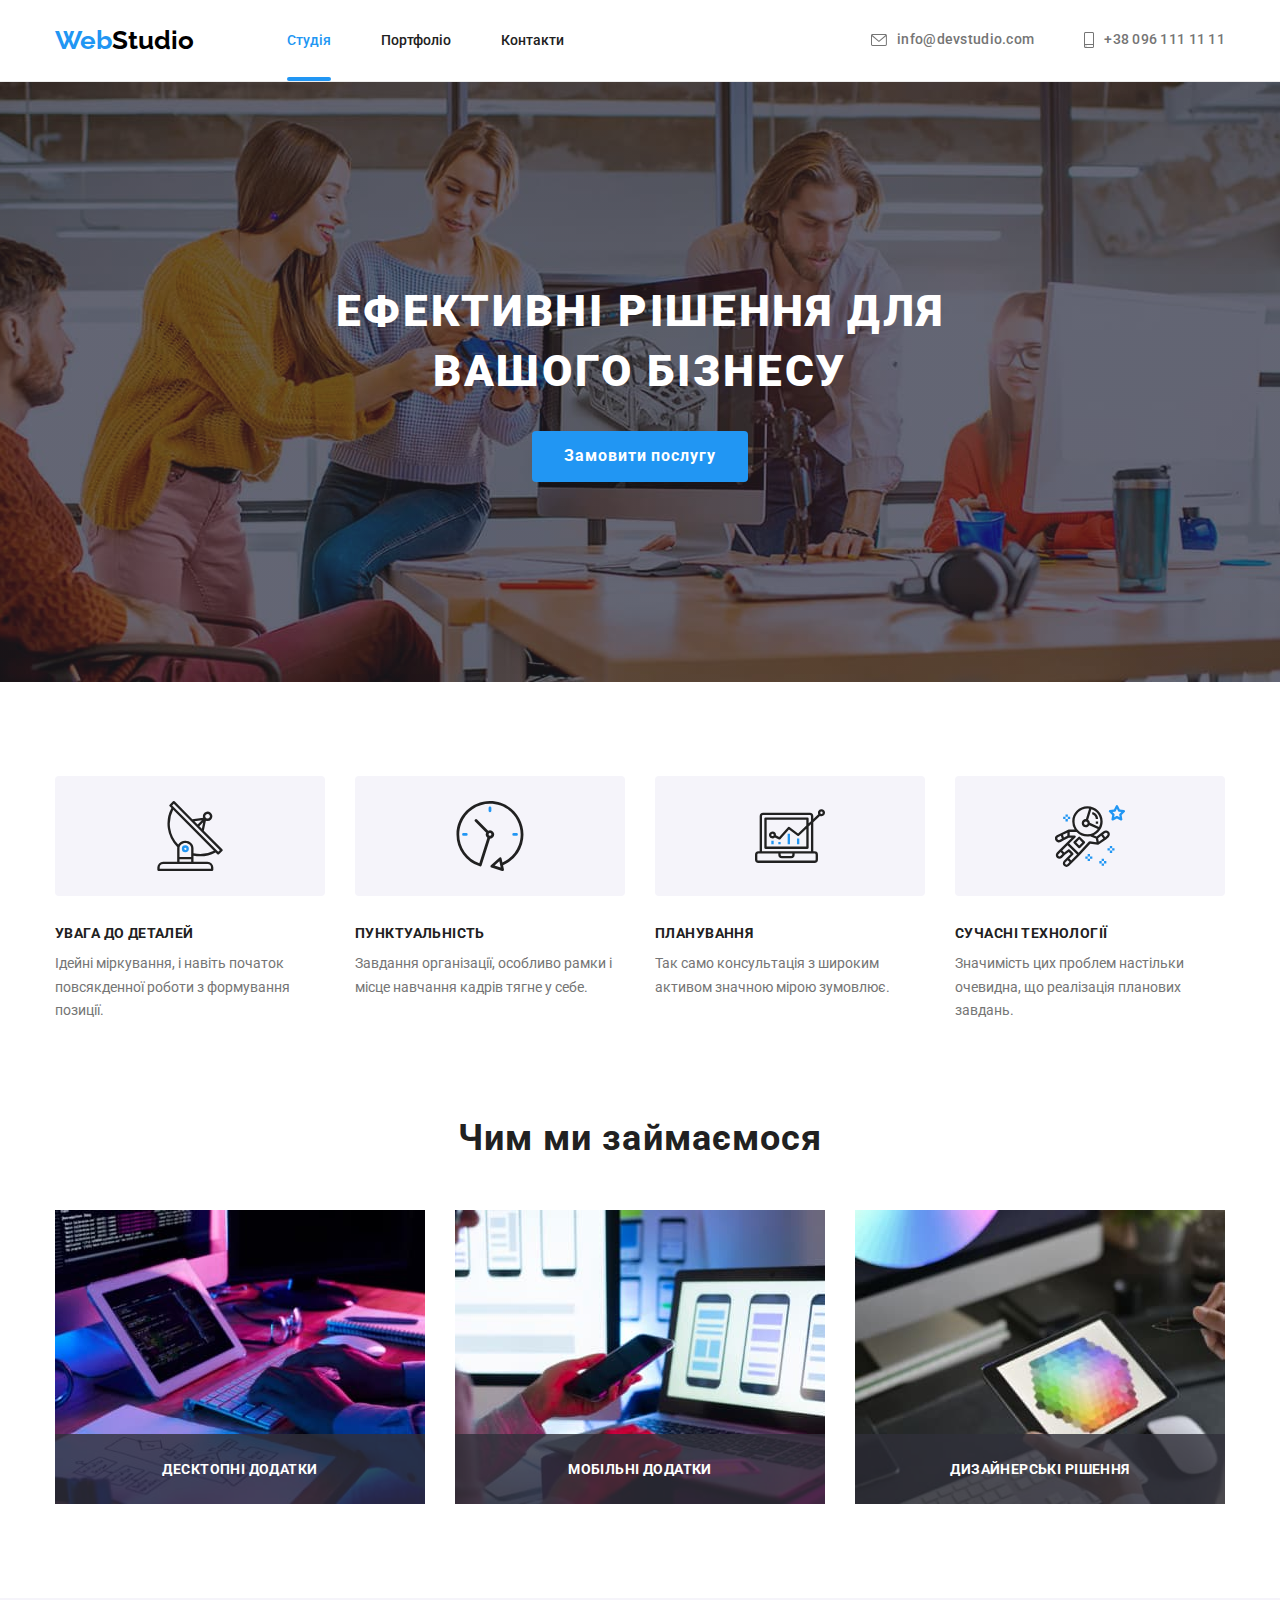
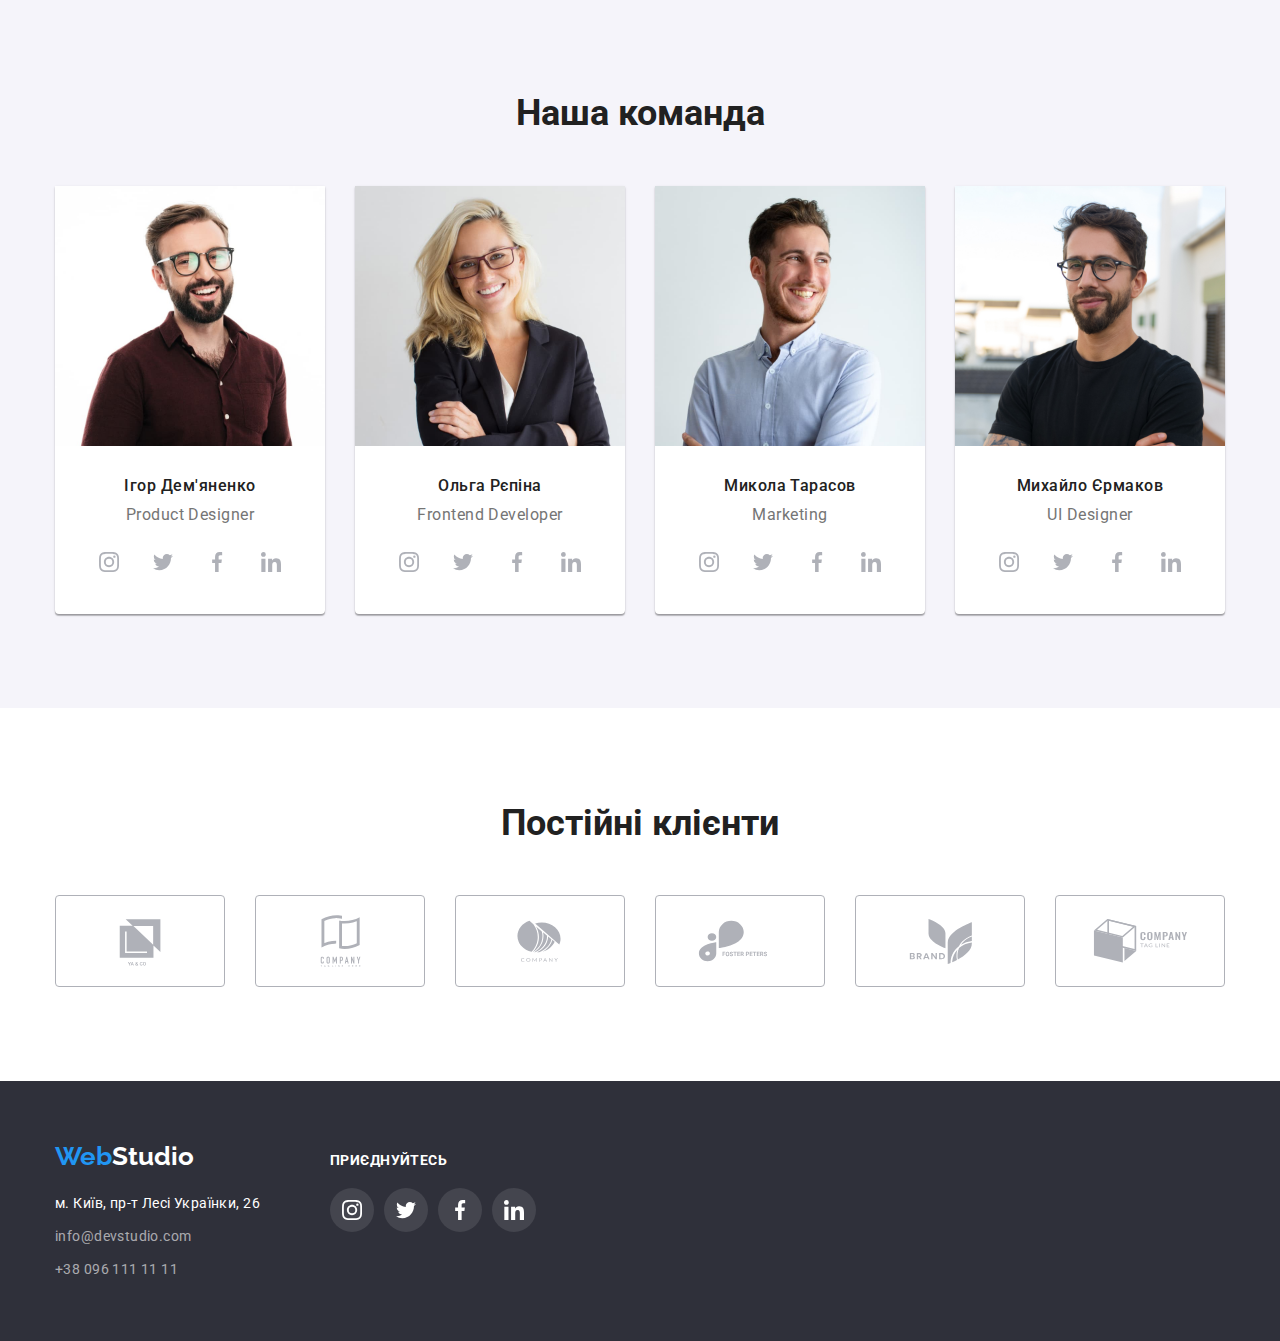
<file: index.html>
<!DOCTYPE html>
<html lang="uk">
<head>
    <meta charset="UTF-8">
    <meta http-equiv="X-UA-Compatible" content="IE=edge">
    <meta name="viewport" content="width=device-width, initial-scale=1.0">
    <title>WebStudio</title>
    
    <link rel="preconnect" href="https://fonts.googleapis.com">
<link rel="preconnect" href="https://fonts.gstatic.com" crossorigin>
<link href="https://fonts.googleapis.com/css2?family=Raleway:wght@700&family=Roboto:wght@400;500;700;900&display=swap" rel="stylesheet">
<link rel="stylesheet"
      href="https://cdnjs.cloudflare.com/ajax/libs/modern-normalize/1.0.0/modern-normalize.min.css"
    />
<link rel="stylesheet" href="./css/style.css">
</head>
<body class="page">
  <!-- Header -->
    <header class="header">
      <div class="container header-nav">
        <a href="./index.html" class="logo"><span class="logo-web">Web</span>Studio</a>
        <nav class="nav">
            <ul class="list site-nav">
              <li class="nav-menu"><a href="./index.html" class="link-nav current">Студія</a></li>
              <li class="nav-menu"><a href="./portfolio.html" class="link-nav">Портфоліо</a></li>
              <li class="nav-menu"><a href="" class="link-nav">Контакти</a></li>
            </ul>
          </nav>
          <ul class="list site-nav-contact">
            <li class="nav-menu-contact"><a href="mailto:info@devstudio.com" class="contact-head">
              <svg class="header-icon" width="16" height="12"><use href="./images/icons.svg#icon-envelope"></use></svg>info@devstudio.com</a></li>
            <li class="nav-menu-contact"><a href="tel:+380961111111" class="contact-head">
              <svg class="header-icon" width="10" height="16"><use href="./images/icons.svg#icon-smartphone"></use></svg>+38 096 111 11 11</a></li>
          </ul>
        </div>
    </header>
    <main>
      <!-- Hero -->
        <section class="hero">
          <div class="container container-hero">
            <h1 class="hero-title">Ефективні рішення для вашого бізнесу</h1>
            <button type="button" class="hero-button" data-modal-open>Замовити послугу</button>
          </div>
         </section>
         <!-- Peculiarities -->
         <section class="peculiarities section">
          <div class="container feature-list">
          <h2 class="visually-hiden">Чим ми кращі</h2>
            <ul class="list peculiarities-list">
                <li class="peculiarities-item">
                  <div class="peculiarities-icon">
                    <svg class="icon-antena" width="70" height="70">
                      <use href="./images/icons.svg#icon-antenna"></use>            
                    </svg>
                  </div>
                    <h3 class="title peculiarities-title">УВАГА ДО ДЕТАЛЕЙ</h3>
                    <p class="peculiarities-text">Ідейні міркування, і навіть початок повсякденної роботи з формування позиції.</p>
                </li>
                <li class="peculiarities-item">
                  <div class="peculiarities-icon">
                    <svg class="icon-clock" width="70" height="70">
                      <use href="./images/icons.svg#icon-clock"></use>            
                    </svg>
                  </div>
                    <h3 class="title peculiarities-title">ПУНКТУАЛЬНІСТЬ</h3>
                    <p class="peculiarities-text">Завдання організації, особливо рамки і місце навчання кадрів тягне у себе.</p>
                </li>
                <li class="peculiarities-item">
                  <div class="peculiarities-icon">
                    <svg class="icon-diagram" width="70" height="70">
                      <use href="./images/icons.svg#icon-diagram"></use>            
                    </svg>
                  </div>
                    <h3 class="title peculiarities-title">ПЛАНУВАННЯ</h3>
                    <p class="peculiarities-text">Так само консультація з широким активом значною мірою зумовлює.</p>
                </li>
                <li class="peculiarities-item">
                  <div class="peculiarities-icon">
                    <svg class="icon-astronaut" width="70" height="70">
                      <use href="./images/icons.svg#icon-astronaut"></use>            
                    </svg>
                  </div>
                    <h3 class="title peculiarities-title">СУЧАСНІ ТЕХНОЛОГІЇ</h3>
                    <p class="peculiarities-text">Значимість цих проблем настільки очевидна, що реалізація планових завдань.</p>
                </li>
            </ul>
          </div>
         </section>
<!-- Our work -->
         <section class="section our-work-section">
          <div class="container container-work">
            <h2 class="title work-title">Чим ми займаємося</h2>
            <ul class="list work-list">
                <li><div class="work-thumb"><img src="./images/box_1.jpg" alt="чим ми займаємось" width="370" height="294">
                <p class="img-text">Десктопні додатки</p>
                </div></li>
                <li><div class="work-thumb"><img src="./images/box_2.jpg" alt="чим ми займаємось" width="370" height="294">
                  <p class="img-text">Мобільні додатки</p>
                  </div></li>
                <li><div class="work-thumb"><img src="./images/box_3.jpg" alt="чим ми займаємось" width="370" height="294">
                  <p class="img-text">Дизайнерські рішення</p>
                  </div></li>
            </ul>
          </div>
         </section>
<!-- Our team -->
                  <section class="team section">
                    <div class="container container-team">
          <h2 class="team-title">Наша команда</h2>
                <ul class="list team-list">
                    <li class="team-info">
                        <img src="./images/img.jpg" alt="наша команда" width="270" height="260">
                        <div class="section-team">
                        <h3 class="name">Ігор Дем'яненко</h3>
                    <p class="jobs">Product Designer</p>

                    <ul class="team-soc-list list">
                      <li class="team-soc-items"><a href="#" class="team-soc-link">
                        <svg width="20" height="20" class="team-soc-icons">
                          <use href="./images/icons.svg#icon-instagram"></use>
                        </svg>
                      </a></li>
                      <li class="team-soc-items"><a href="#" class="team-soc-link">
                        <svg width="20" height="20" class="team-soc-icons">
                          <use href="./images/icons.svg#icon-twitter"></use>
                        </svg>
                      </a></li>
                      <li class="team-soc-items"><a href="#" class="team-soc-link">
                        <svg width="20" height="20" class="team-soc-icons">
                          <use href="./images/icons.svg#icon-facebook"></use>
                        </svg>
                      </a></li>
                      <li class="team-soc-items"><a href="#" class="team-soc-link">
                        <svg width="20" height="20" class="team-soc-icons">
                          <use href="./images/icons.svg#icon-linkedin"></use>
                        </svg>
                      </a></li>
                    </ul>
                  </div>
               </li>
                    <li class="team-info">
                        <img src="./images/img_1.jpg" alt="наша команда" width="270" height="260">
                        <div class="section-team">
                        <h3 class="name">Ольга Рєпіна</h3>
                        <p class="jobs">Frontend Developer</p>
                        <ul class="team-soc-list list">
                          <li class="team-soc-items"><a href="#" class="team-soc-link">
                            <svg width="20" height="20" class="team-soc-icons">
                              <use href="./images/icons.svg#icon-instagram"></use>
                            </svg>
                          </a></li>
                          <li class="team-soc-items"><a href="#" class="team-soc-link">
                            <svg width="20" height="20" class="team-soc-icons">
                              <use href="./images/icons.svg#icon-twitter"></use>
                            </svg>
                          </a></li>
                          <li class="team-soc-items"><a href="#" class="team-soc-link">
                            <svg width="20" height="20" class="team-soc-icons">
                              <use href="./images/icons.svg#icon-facebook"></use>
                            </svg>
                          </a></li>
                          <li class="team-soc-items"><a href="#" class="team-soc-link">
                            <svg width="20" height="20" class="team-soc-icons">
                              <use href="./images/icons.svg#icon-linkedin"></use>
                            </svg>
                          </a></li>
                        </ul>
                      </div>
                    </li>
                    <li class="team-info">
                        <img src="./images/img_2.jpg" alt="наша команда" width="270" height="260">
                        <div class="section-team">
                        <h3 class="name">Микола Тарасов</h3>
                        <p class="jobs">Marketing</p>
                        <ul class="team-soc-list list">
                          <li class="team-soc-items"><a href="#" class="team-soc-link">
                            <svg width="20" height="20" class="team-soc-icons">
                              <use href="./images/icons.svg#icon-instagram"></use>
                            </svg>
                          </a></li>
                          <li class="team-soc-items"><a href="#" class="team-soc-link">
                            <svg width="20" height="20" class="team-soc-icons">
                              <use href="./images/icons.svg#icon-twitter"></use>
                            </svg>
                          </a></li>
                          <li class="team-soc-items"><a href="#" class="team-soc-link">
                            <svg width="20" height="20" class="team-soc-icons">
                              <use href="./images/icons.svg#icon-facebook"></use>
                            </svg>
                          </a></li>
                          <li class="team-soc-items"><a href="#" class="team-soc-link">
                            <svg width="20" height="20" class="team-soc-icons">
                              <use href="./images/icons.svg#icon-linkedin"></use>
                            </svg>
                          </a></li>
                        </ul>
                      </div>
                    </li>
                    <li class="team-info">
                        <img src="./images/img_3.jpg" alt="наша команда" width="270" height="260">
                        <div class="section-team">
                        <h3 class="name">Михайло Єрмаков</h3>
                        <p class="jobs">UI Designer</p>
                        <ul class="team-soc-list list">
                          <li class="team-soc-items"><a href="#" class="team-soc-link">
                            <svg width="20" height="20" class="team-soc-icons">
                              <use href="./images/icons.svg#icon-instagram"></use>
                            </svg>
                          </a></li>
                          <li class="team-soc-items"><a href="#" class="team-soc-link">
                            <svg width="20" height="20" class="team-soc-icons">
                              <use href="./images/icons.svg#icon-twitter"></use>
                            </svg>
                          </a></li>
                          <li class="team-soc-items"><a href="#" class="team-soc-link">
                            <svg width="20" height="20" class="team-soc-icons">
                              <use href="./images/icons.svg#icon-facebook"></use>
                            </svg>
                          </a></li>
                          <li class="team-soc-items"><a href="#" class="team-soc-link">
                            <svg width="20" height="20" class="team-soc-icons">
                              <use href="./images/icons.svg#icon-linkedin"></use>
                            </svg>
                          </a></li>
                        </ul>
                      </div>
                    </li>
                </ul>
                
              </div>
         </section>
         <section class="clients section">
          <div class="container">
            <h2 class="clients-title">Постійні клієнти</h2>
            <ul class="client-list list">
              <li class="clients-logo">
                <a href="#" class="clients-link">
                  <svg width="106" height="60" class="clients-icon">
                    <use href="./images/icons.svg#icon-Logo"></use>
                  </svg>
                </a>
              </li>
              <li class="clients-logo">
                <a href="#" class="clients-link">
                  <svg width="106" height="60" class="clients-icon">
                    <use href="./images/icons.svg#icon-Logo-1"></use>
                  </svg>
                </a>
              </li>
              <li class="clients-logo">
                <a href="#" class="clients-link">
                  <svg width="106" height="60" class="clients-icon">
                    <use href="./images/icons.svg#icon-Logo-2"></use>
                  </svg>
                </a>
              </li>
              <li class="clients-logo">
                <a href="#" class="clients-link">
                  <svg width="106" height="60" class="clients-icon">
                    <use href="./images/icons.svg#icon-Logo-3"></use>
                  </svg>
                </a>
              </li>
              <li class="clients-logo">
                <a href="#" class="clients-link">
                  <svg width="106" height="60" class="clients-icon">
                    <use href="./images/icons.svg#icon-Logo-4"></use>
                  </svg>
                </a>
              </li>
              <li class="clients-logo">
                <a href="#" class="clients-link">
                  <svg width="106" height="60" class="clients-icon">
                    <use href="./images/icons.svg#icon-Logo-5"></use>
                  </svg>
                </a>
              </li>
            </ul>
          </div>
         </section>
    </main>
    <!-- Footer -->
    <footer class="footer">
      <div class="container">
        <div class="adress-links">
      <a href="./index.html" class="logo"><span class="logo-web">Web</span>Studio</a>
      <address class="adress">
        <ul class="list footer-list">
          <li class="adress-item">
            <a
              href="https://goo.gl/maps/abVn5ZJ4jmGyYHFG7"
              target="blank"
              rel="noopener noreferrer nofollow"
              class="location link"
              >м. Київ, пр-т Лесі Українки, 26</a
            >
          </li>
          <li class="adress-item">
            <a href="mailto:info@devstudio.com" class="contact-footer">info@devstudio.com</a>
          </li>
          <li class="adress-item">
            <a href="tel:+380961111111" class="contact-footer">+38 096 111 11 11</a>
          </li>
        </ul>
      </div>
        <div>
          <p class="invite-text">Приєднуйтесь</p>
          <ul class="footer-soc-list list">
            <li class="footer-soc-net"><a href="#" class="footer-soc-link">
             <svg class="footer-icon" width="20" height="20"><use href="./images/icons.svg#icon-instagram"></use></svg>
            </a></li>
            <li class="footer-soc-net"><a href="#" class="footer-soc-link">
            <svg class="footer-icon" width="20" height="20"><use href="./images/icons.svg#icon-twitter"></use></svg>
            </a></li>
            <li class="footer-soc-net"><a href="#" class="footer-soc-link">
            <svg class="footer-icon" width="20" height="20"><use href="./images/icons.svg#icon-facebook"></use></svg>
            </a></li>
            <li class="footer-soc-net"><a href="#" class="footer-soc-link">
            <svg class="footer-icon" width="20" height="20"><use href="./images/icons.svg#icon-linkedin"></use></svg>
            </a></li>
          </ul>
        </div>
      </address>
    </div>
    </footer>
 <!-- Modal -->
 <div class="backdrop is-hidden" data-modal>
  <div class="modal">
    <button type="button" class="modal-close" data-modal-close>
     <svg class="icon-close" width="18" height="18">
      <use href="./images/icons.svg#icon-vector"></use>
     </svg>
    </button>
  </div>
 </div>

    <script src="./js/modal.js"></script>
</body>
</html>
</file>
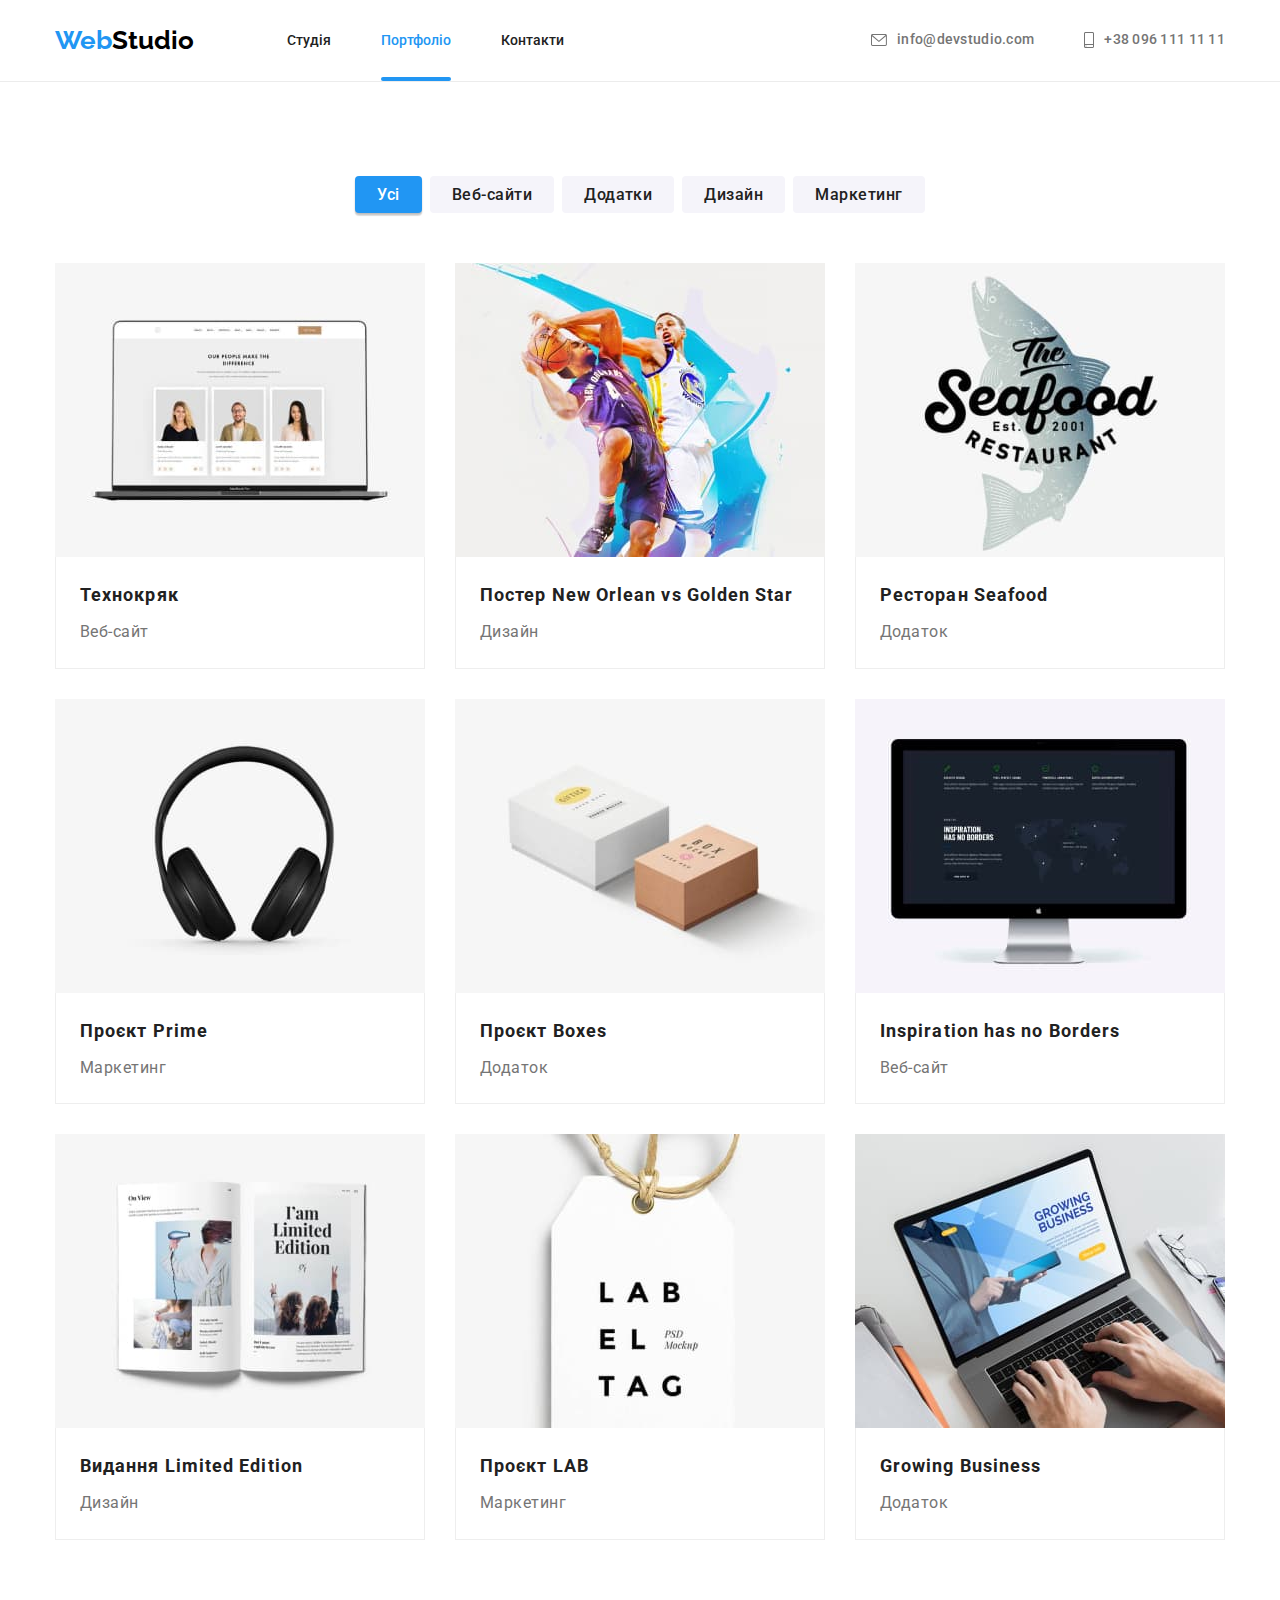
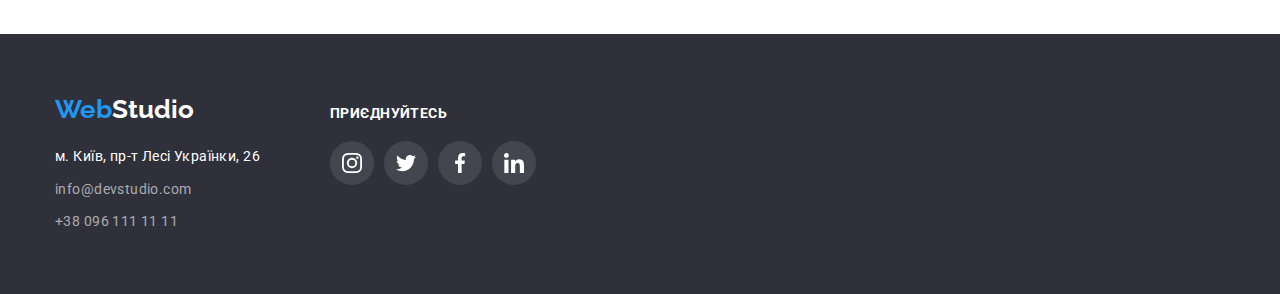
<file: portfolio.html>
<!DOCTYPE html>
<html lang="en">
<head>
    <meta charset="UTF-8">
    <meta http-equiv="X-UA-Compatible" content="IE=edge">
    <meta name="viewport" content="width=device-width, initial-scale=1.0">
    <title>Portfolio</title>
    <link rel="preconnect" href="https://fonts.googleapis.com">
<link rel="preconnect" href="https://fonts.gstatic.com" crossorigin>
<link href="https://fonts.googleapis.com/css2?family=Raleway:wght@700&family=Roboto:wght@400;500;700;900&display=swap" rel="stylesheet">
<link rel="stylesheet"
      href="https://cdnjs.cloudflare.com/ajax/libs/modern-normalize/1.0.0/modern-normalize.min.css"
    />
    <link rel="stylesheet" href="./css/style.css">
</head>
<body>
  <!-- Header -->
    <header class="header">
      <div class="container header-nav">
        <a href="./index.html" class="logo"><span class="logo-web">Web</span>Studio</a>
        <nav class="nav">            
            <ul class="list site-nav">
              <li class="nav-menu"><a href="./index.html" class="link-nav">Студія</a></li>
              <li class="nav-menu"><a href="./portfolio.html" class="link-nav current">Портфоліо</a></li>
              <li class="nav-menu"><a href="" class="link-nav">Контакти</a></li>
            </ul>
        </nav>
        <ul class="list site-nav-contact">
          <li class="nav-menu-contact"><a href="mailto:info@devstudio.com" class="contact-head">
            <svg class="header-icon" width="16" height="12"><use href="./images/icons.svg#icon-envelope"></use></svg>info@devstudio.com</a></li>
          <li class="nav-menu-contact"><a href="tel:+380961111111" class="contact-head">
            <svg class="header-icon" width="10" height="16"><use href="./images/icons.svg#icon-smartphone"></use></svg>+38 096 111 11 11</a></li>
          </ul>
        </div>
    </header>
    <!-- Main -->
    <main>
      <section class="section">
        <div class="container">
      <h1 class="portfolio-hidden">Portfolio</h1>
        <ul class="list portfolio-btn">
            <li class="port-item"><button type="button" class="btn btn-current">Усі</button></li>
            <li class="port-item"><button type="button" class="btn">Веб-сайти</button></li>
            <li class="port-item"><button type="button" class="btn">Додатки</button></li>
            <li class="port-item"><button type="button" class="btn">Дизайн</button></li>
            <li class="port-item"><button type="button" class="btn">Маркетинг</button></li>
        </ul>
        <ul class="list section-site">
        <li class="cards">
          <a href="#" class="link-portfolio">
          <div class="overlay-item"><img src="./images2/port1.jpg" alt="photo-1" width="370" height="294">
          <p class="overlay-text">Ресурс пропонує комплексні пропозиції з різним рівнем функціоналу та сервісів. Все це дозволить відвідувачу отримати вичерпні відомості про компанію чи приватну особу.</p>
          </div>
          <div class="works-examples">
        <h2 class="portfolio-title">Технокряк</h2>
        <p class="portfolio-work">Веб-сайт</p>
      </div>
      </a>
      </li>
        <li class="cards">
          <a href="#" class="link-portfolio">
            <div class="overlay-item"><img src="./images2/port2.jpg" alt="photo-2" width="370" height="294">
              <p class="overlay-text">Ресурс пропонує комплексні пропозиції з різним рівнем функціоналу та сервісів. Все це дозволить відвідувачу отримати вичерпні відомості про компанію чи приватну особу.</p>
            </div>
          <div class="works-examples">
        <h2 class="portfolio-title">Постер New Orlean vs Golden Star</h2>
        <p class="portfolio-work">Дизайн</p>
      </div>
      </a>
      </li>
        <li class="cards">
        <a href="#" class="link-portfolio">
          <div class="overlay-item"><img src="./images2/port3.jpg" alt="photo-3" width="370" height="294">
            <p class="overlay-text">Ресурс пропонує комплексні пропозиції з різним рівнем функціоналу та сервісів. Все це дозволить відвідувачу отримати вичерпні відомості про компанію чи приватну особу.</p>
          </div>
          <div class="works-examples">
        <h2 class="portfolio-title">Ресторан Seafood</h2>
        <p class="portfolio-work">Додаток</p>
      </div>
      </a>
      </li>
        <li class="cards">
          <a href="#" class="link-portfolio">
            <div class="overlay-item"><img src="./images2/port4.jpg" alt="photo-4" width="370" height="294">
              <p class="overlay-text">Ресурс пропонує комплексні пропозиції з різним рівнем функціоналу та сервісів. Все це дозволить відвідувачу отримати вичерпні відомості про компанію чи приватну особу.</p>
            </div>
          <div class="works-examples">
        <h2 class="portfolio-title">Проєкт Prime</h2>
        <p class="portfolio-work">Маркетинг</p>
      </div>
      </a>
      </li>
        <li class="cards">
          <a href="#" class="link-portfolio">
            <div class="overlay-item"><img src="./images2/port5.jpg" alt="photo-5" width="370" height="294">
              <p class="overlay-text">Ресурс пропонує комплексні пропозиції з різним рівнем функціоналу та сервісів. Все це дозволить відвідувачу отримати вичерпні відомості про компанію чи приватну особу.</p>
            </div>
          <div class="works-examples">
        <h2 class="portfolio-title">Проєкт Boxes</h2>
        <p class="portfolio-work">Додаток</p>
      </div>
      </a>
      </li>
        <li class="cards">
          <a href="#" class="link-portfolio">
            <div class="overlay-item"><img src="./images2/port6.jpg" alt="photo-6" width="370" height="294">
              <p class="overlay-text">Ресурс пропонує комплексні пропозиції з різним рівнем функціоналу та сервісів. Все це дозволить відвідувачу отримати вичерпні відомості про компанію чи приватну особу.</p>
            </div>
          <div class="works-examples">
        <h2 class="portfolio-title">Inspiration has no Borders</h2>
        <p class="portfolio-work">Веб-сайт</p>
      </div>
      </a>
      </li>
        <li class="cards">
          <a href="#" class="link-portfolio">
            <div class="overlay-item"><img src="./images2/port7.jpg" alt="photo-7" width="370" height="294">
              <p class="overlay-text">Ресурс пропонує комплексні пропозиції з різним рівнем функціоналу та сервісів. Все це дозволить відвідувачу отримати вичерпні відомості про компанію чи приватну особу.</p>
            </div>
          <div class="works-examples">
        <h2 class="portfolio-title">Видання Limited Edition</h2>
        <p class="portfolio-work">Дизайн</p>
      </div>
        </a>
      </li>
        <li class="cards">
          <a href="#" class="link-portfolio">
            <div class="overlay-item"><img src="./images2/port8.jpg" alt="photo-8" width="370" height="294">
              <p class="overlay-text">Ресурс пропонує комплексні пропозиції з різним рівнем функціоналу та сервісів. Все це дозволить відвідувачу отримати вичерпні відомості про компанію чи приватну особу.</p>
            </div>
          <div class="works-examples">
        <h2 class="portfolio-title">Проєкт LAB</h2>
        <p class="portfolio-work">Маркетинг</p>
      </div>
      </a>
      </li>
        <li class="cards">
          <a href="#" class="link-portfolio">
            <div class="overlay-item"><img src="./images2/port9.jpg" alt="photo-9" width="370" height="294">
              <p class="overlay-text">Ресурс пропонує комплексні пропозиції з різним рівнем функціоналу та сервісів. Все це дозволить відвідувачу отримати вичерпні відомості про компанію чи приватну особу.</p>
            </div>
          <div class="works-examples">
        <h2 class="portfolio-title">Growing Business</h2>
        <p class="portfolio-work">Додаток</p>
      </div>
      </a>
      </li>
        </ul>
      </div>
      </section>
</main>
<footer class="footer">
  <div class="container">
    <div class="adress-links">
  <a href="./index.html" class="logo"><span class="logo-web">Web</span>Studio</a>
  <address class="adress">
    <ul class="list footer-list">
      <li class="adress-item">
        <a
          href="https://goo.gl/maps/abVn5ZJ4jmGyYHFG7"
          target="blank"
          rel="noopener noreferrer nofollow"
          class="location link"
          >м. Київ, пр-т Лесі Українки, 26</a
        >
      </li>
      <li class="adress-item">
        <a href="mailto:info@devstudio.com" class="contact-footer">info@devstudio.com</a>
      </li>
      <li class="adress-item">
        <a href="tel:+380961111111" class="contact-footer">+38 096 111 11 11</a>
      </li>
    </ul>
  </div>
    <div>
      <p class="invite-text">Приєднуйтесь</p>
      <ul class="footer-soc-list list">
        <li class="footer-soc-net"><a href="#" class="footer-soc-link">
         <svg class="footer-icon" width="20" height="20"><use href="./images/icons.svg#icon-instagram"></use></svg>
        </a></li>
        <li class="footer-soc-net"><a href="#" class="footer-soc-link">
        <svg class="footer-icon" width="20" height="20"><use href="./images/icons.svg#icon-twitter"></use></svg>
        </a></li>
        <li class="footer-soc-net"><a href="#" class="footer-soc-link">
        <svg class="footer-icon" width="20" height="20"><use href="./images/icons.svg#icon-facebook"></use></svg>
        </a></li>
        <li class="footer-soc-net"><a href="#" class="footer-soc-link">
        <svg class="footer-icon" width="20" height="20"><use href="./images/icons.svg#icon-linkedin"></use></svg>
        </a></li>
      </ul>
    </div>
  </address>
</div>
</footer>
    
</body>
</html>
</file>
<file: css/style.css>
:root{
    --primary-text-color: #212121;
    --second-text-color: #757575;
    --accent-color: #2196F3;
    --primary-bg-color: #FFFFFF;
    --second-bg-color: #F5F5F5;
    --third-bg-color: #F5F4FA;
    --fourth-bg-color: #2F303A;
    --five-bg-color: #188ce8;
    --six-bg-color: #C4C4C4;
    --black-color: #000000;
    --white-color: #FFFFFF;
    --color-accent-two: #ECECEC;
    --border-color: #EEEEEE;
    --icon-color: #AFB1B8;
    --contact-footer-color: rgba(255, 255, 255, 0.6);
    --footer-soc-color: rgba(255, 255, 255, 0.1);

     }
    
body{
    font-family: 'Roboto', sans-serif;
    color: var(--second-text-color);
    background-color: var(--primary-bg-color);
}

h1,
h2,
h3,
h4,
p {
  margin-top: 0;
  margin-bottom: 0;
}

ul,
ol {
  margin-top: 0;
  margin-bottom: 0;
  padding-left: 0;
}

img {
    display: block;
  }

button{
    font-family: inherit;
}

.list{
    list-style: none;
    margin: 0;
    padding: 0;
}
.container{
  max-width: 1200px;
    padding: 0 15px;
  margin-left: auto;
  margin-right: auto;
  
}

.section{
  padding-top: 94px;
  padding-bottom: 94px;
}



/* Header */
.header{
    border-bottom: 1px solid var(--color-accent-two);
}

.logo{
    color: var(--black-color);

    font-family: 'Raleway', sans-serif;
  font-style: normal;
  font-weight: 700;
  font-size: 26px;
  line-height: 1.2;

  text-decoration: none;
}
.header-nav{
    display: flex;
  align-items: center;
  width: 1200px;
  
 }

 .logo-web{
    color: var(--accent-color);
 }

.nav{
    margin-left: 93px;
}

.site-nav{
    display: flex;
}
.nav-menu:not(:last-child){
    margin-right: 50px;
}
.site-nav .link-nav.current{
    color: var(--accent-color);
}
.current::after{
  content: '';
  position: absolute;
  border-radius: 2px;
  width: 100%; 
  height: 4px;
  left: 0;
  bottom: 0;
  
  
  background-color: var(--accent-color);
  
}

.link-nav{
  position: relative;

  display: block;
  padding-top: 32px;
  padding-bottom: 32px;

  color: var(--primary-text-color);

  font-weight: 500;
  font-size: 14px;
  line-height: 1.2;

  text-decoration: none;
  transition: color 250ms cubic-bezier(0.4, 0, 0.2, 1);
}
.link-nav:hover,
.link-nav:focus{
    color: var(--accent-color);
}
.site-nav-contact{
    margin-left: auto;
  display: flex;
  align-items: center;
}
.nav-menu-contact{
    margin-right: 50px;
}
.nav-menu-contact:last-child{
    margin-right: 0;
}
.contact-head{
    text-decoration: none;

  padding-top: 32px;
  padding-bottom: 32px;
  display: flex;

  font-weight: 500;
  font-size: 14px;
  line-height: 1.14;
  letter-spacing: 0.02em;

  color: var(--second-text-color);
  align-items: center;
  transition: color 250ms cubic-bezier(0.4, 0, 0.2, 1);
}
.contact-head:hover,
.contact-head:focus{
    color: var(--accent-color);
}

.header-icon{
  margin-right: 10px;
  fill: currentColor;
}

    /* Hero */
.hero{
    padding-top: 200px;
    padding-bottom: 200px;

    background-image:linear-gradient(to right,
    rgba(47, 48, 58, 0.4),
    rgba(47, 48, 58, 0.4)),
    url(../images/hero-bg\ \(1\).jpg);
    background-repeat: no-repeat;
    background-position:center;
    background-size:cover;
    max-width: 1600px;
    margin: 0 auto;

    background-color: var(--six-bg-color);

  
}
.container-hero{
    display: flex;
    width: 1200px;

  flex-direction: column;
  text-align: center;

  align-items: center;
}
.hero-title{
    margin-left: auto;
    margin-right: auto;
    margin-bottom: 30px;
  
    letter-spacing: 0.06em;
  
    max-width: 696px;
  
    font-weight: 900;
    font-size: 44px;
    line-height: 1.36;
  
    align-items: center;
    text-transform: uppercase;

    color: var(--white-color);
}
    

.hero-button{
  font-weight: 700;
  font-size: 16px;
  line-height: 1.9;
  text-align: center;
  letter-spacing: 0.06em;

  cursor: pointer;
  border-radius: 4px;
  border: 0;

  padding: 10px 32px;

color: var(--primary-bg-color);
background-color: var(--accent-color);
transition: background-color 250ms cubic-bezier(0.4, 0, 0.2, 1);
}
.hero-button:hover,
.hero-button:focus{
    background-color: var(--five-bg-color);
    color: var(--white-color);
}


/* Peculiarities */
.visually-hiden{
    position: absolute;
    white-space: nowrap;
    width: 1px;
    height: 1px;
    overflow: hidden;
    border: 0;
    padding: 0;
    clip: rect(0 0 0 0);
    clip-path: inset(50%);
    margin: -1px;
}
.container.feature-list{
    background-color:var(--primary-bg-color)
}

.title{
    font-weight: 700;
  letter-spacing: 0.03em;
}
.peculiarities-title{
    font-weight: 700;
    font-size: 14px;
    line-height: 1.14;
    letter-spacing: 0.03em;
    text-transform: uppercase;
    margin-bottom: 10px;
    color: var(--primary-text-color); 
}
.peculiarities-list{
    display: flex;
}
.peculiarities-item{
    width: 270px;
  margin-right: 30px;
}
.peculiarities-item:last-child{
    margin-right: 0;
}

.peculiarities-text{
    color: var(--second-text-color);
    font-weight: 400;
  font-size: 14px;
  line-height: 1.7;
}

.peculiarities-icon{
  background-color: var(--third-bg-color);
  border-radius: 4px;
  padding: 25px 100px;
  margin-bottom: 30px;
  height: 120px;
}
/* Our work */
.our-work-section{
    padding-top: 0;
}
.container-work{
    display: flex;
  flex-direction: column;
}
.work-title{
    margin-bottom: 50px;

  font-weight: 700;
  font-size: 36px;
  line-height: 1.2;
  text-align: center;
  letter-spacing: 0.03em;

  background-color: var(--primary-bg-color);
  color: var(--primary-text-color);
}
.work-list{
    display: flex;
  gap: 30px;

  background-color: var(--primary-bg-color);
}

.work-thumb{
  position: relative;
}
.img-text{
  position: absolute;
 background-color: rgba(47, 48, 58, 0.8);
 width: 100%;
 bottom: 0;
 padding-top: 27px;
 padding-bottom: 27px;
 font-size: 14px;
 font-weight: 700;
 text-align: center;
 text-transform: uppercase;
 letter-spacing: 0.03em;
 color: var(--white-color);
 
}

  




/* Our team */
.team{
    background-color: var(--third-bg-color)
}
.section-team{
    align-content: center;

    padding: 30px 5px;
}
.team-info{
    background-color: var(--primary-bg-color);
    width: 270px;
    box-shadow: 0px 1px 3px rgba(0, 0, 0, 0.12), 0px 1px 1px rgba(0, 0, 0, 0.14),
    0px 2px 1px rgba(0, 0, 0, 0.2);
  border-radius: 0px 0px 4px 4px;
}
.team-title{
  font-size: 36px;
    line-height: 1.2;
    text-align: center;
    color: var(--primary-text-color);

    margin-bottom: 50px;
}
.team-info:not(:last-child){
    margin-right: 30px;
}
.team-list{
    display: flex;
}
.name{
    color: var(--primary-text-color);

    font-weight: 500;
  font-size: 16px;
  line-height: 19px;

  margin-bottom: 10px;

  text-align: center;
  letter-spacing: 0.03em;
}
.jobs{
    color: var(--second-text-color);
    font-weight: 400;
    font-size: 16px;
    line-height: 19px;
  
    text-align: center;
    letter-spacing: 0.03em;

    margin-bottom: 16px;
    
}
.team-soc-list{
  display: flex;
  justify-content: center;
  align-items: center;
}
.team-soc-items{
  width: 44px;
  height: 44px;
}
.team-soc-items:not(:last-child){
  margin-right: 10px;
}
.team-soc-link{
  text-decoration: none;
  width: 100%;
  height: 100%;
  display: flex;
  border-radius: 50%;
  justify-content: center;
  align-items: center;
  color: var(--icon-color);
  transition: background-color 250ms cubic-bezier(0.4, 0, 0.2, 1), color 250ms cubic-bezier(0.4, 0, 0.2, 1);
}
.team-soc-link:hover,
.team-soc-link:focus{
  background-color: var(--accent-color);
  color: var(--white-color);
}
.team-soc-icons{
  fill:currentColor;
}


/* Clients */
.clients-title{
  font-size: 36px;
    line-height: 1.2;
    text-align: center;
    color: var(--primary-text-color);
    margin-bottom: 50px;
}
.client-list{
  display: flex;
  gap: 30px;
}
.clients-link{
  text-decoration: none;
  display: block;
  max-width: 170px;
  height: 92px;
  padding: 16px 32px;
  border: 1px solid var(--icon-color);
  border-radius: 4px;
  fill: var(--icon-color);
  transition: border 250ms cubic-bezier(0.4, 0, 0.2, 1), fill 250ms cubic-bezier(0.4, 0, 0.2, 1);
}
.clients-link:hover,
.clients-link:focus{
  fill: var(--accent-color);
  border-color: var(--accent-color);
}
.clients-icon{
  color: currentColor;
}


/* Footer */
.footer{
    background-color: var(--fourth-bg-color);

    padding-top: 60px;
  padding-bottom: 60px;
}

.footer .logo {
  color: var(--white-color);
  margin-top: 0;
  
}
.adress{
  font-style: normal;
  margin-top: 20px;
}
.adress-item:not(:last-child){
  margin-bottom: 9px;
}
   
.location{
    color: var(--white-color);
    font-weight: 400;
  font-size: 14px;
  line-height: 1.7;
  letter-spacing: 0.03em;
  text-decoration: none;
  transition: color 250ms cubic-bezier(0.4, 0, 0.2, 1);
}
.contact-footer{
    color: var(--contact-footer-color);
    font-weight: 400;
  font-size: 14px;
  line-height: 1.7;
  letter-spacing: 0.03em;
  text-decoration: none;
  transition: color 250ms cubic-bezier(0.4, 0, 0.2, 1);
}
.location:hover,
.location:focus,
.contact-footer:hover,
.contact-footer:focus{
    color: var(--accent-color);
}
.invite-text{
  font-weight: 700;
    font-size: 14px;
    line-height: calc(16 / 14);
    letter-spacing: 0.03em;
    text-transform: uppercase;
    color:var(--primary-bg-color);
    margin-bottom: 20px;
}
.footer > .container{
  display: flex;
  align-items: baseline;
}
.adress-links{
  margin-right: 70px;
}
.footer-soc-list{
  display: flex;
  gap: 10px;
}
.footer-soc-net{
  width: 44px;
  height: 44px;
}
.footer-soc-link{
  text-decoration: none;
  display: flex;
    width: 100%;
    height: 100%;
    justify-content: center;
    align-items: center;
    border-radius: 50%;
    fill:var(--white-color);
    background-color: var(--footer-soc-color);
    transition: background-color 250ms cubic-bezier(0.4, 0, 0.2, 1);
}
.footer-soc-link:hover,
.footer-soc-link:focus{
  background-color: var(--accent-color);
}


/* Portfolio */
.portfolio-hidden{
  clip: rect(0 0 0 0);
  clip-path: inset(50%);
  height: 1px;
  overflow: hidden;
  position: absolute;
  white-space: nowrap;
  width: 1px;
}
.portfolio-btn{
  display: flex;
  flex-wrap: wrap;
  justify-content: center;
  background-color: var(--primary-bg-color);
  margin-bottom: 50px;
}
.port-item:not(:last-child){
  margin-right: 8px;
}

.link-portfolio{
    text-decoration: none;
    display: block;
    transition: box-shadow 250ms cubic-bezier(0.4, 0, 0.2, 1);
}
.btn{
    color: var(--primary-text-color);
    background-color: var(--third-bg-color) ;

    font-weight: 500;
  line-height: 1.6;

  text-align: center;
  letter-spacing: 0.03em;

  border-radius: 4px;
  border: none;

  padding: 6px 22px;

  cursor: pointer;
  transition: background-color 250ms cubic-bezier(0.4, 0, 0.2, 1), color 250ms cubic-bezier(0.4, 0, 0.2, 1);
}
.btn:hover,
.btn:focus {
  color: var(--white-color);
  background-color: var(--accent-color) ;
  box-shadow: 0px 3px 1px rgba(0, 0, 0, 0.1), 0px 1px 2px rgba(0, 0, 0, 0.08), 0px 2px 2px rgba(0, 0, 0, 0.12);
}
.btn-current{
  color: var(--white-color);
  background-color: var(--accent-color);
  box-shadow: 0px 3px 1px rgba(0, 0, 0, 0.1), 0px 1px 2px rgba(0, 0, 0, 0.08), 0px 2px 2px rgba(0, 0, 0, 0.12);
}

.section-site{
  display: flex;
  flex-wrap: wrap;
  gap: 30px;

  background-color: var(--primary-bg-color);
}

.works-examples{
  padding: 20px 24px;

  background-color: var(--primary-bg-color);
  border: 1px solid var(--border-color);
  border-top: none;
  
}

.cards{
  width: 370px; 
}

.portfolio-title{
    color: var(--primary-text-color);
    
  font-size: 18px;
  line-height: 2;

  letter-spacing: 0.06em;

  margin-bottom: 4px;
}
.portfolio-work{
    color: var(--second-text-color);
    line-height: 1.9;
  font-size: 16px;
  letter-spacing: 0.03em;
}
.link-portfolio:hover,
.link-portfolio:focus{
  box-shadow: 0px 1px 1px rgba(0, 0, 0, 0.12), 0px 4px 4px rgba(0, 0, 0, 0.06), 1px 4px 6px rgba(0, 0, 0, 0.16);

}

.overlay-item{
  position: relative;
  overflow: hidden;
}
.overlay-text{
content: "";
font-size: 18px;
line-height: calc(28 / 18);
letter-spacing: 0.03em;
position: absolute;
width: 100%;
height: 100%;
padding: 63px 24px;
margin: 0;
top: 0;
left: 0;
color: var(--white-color);
background-color: rgba(33, 150, 243, 0.9);
transform: translateY(100%);
transition: transform 250ms cubic-bezier(0.4, 0, 0.2, 1), opacity 250ms cubic-bezier(0.4, 0, 0.2, 1);
}
.link-portfolio:hover .overlay-text,
.link-portfolio:focus .overlay-text{
  transform: translateY(0);
}

/* Modal */
.backdrop{
  position: fixed;
  width: 100%;
  height: 100%;
 background-color: rgba(0, 0, 0, 0.2);
 top: 0;
 left: 0;
 opacity: 1;
 transition: opacity 250ms cubic-bezier(0.4, 0, 0.2, 1);
}
.backdrop.is-hidden{
  opacity: 0;
  pointer-events: none;
  
}
.modal{
  position: absolute;
  top: 50%;
  left: 50%;
  transform: translate(-50%, -50%) scale(1);
  width: 528px;
  height: 581px;
  border-radius: 4px;
  box-shadow: 0px 1px 3px rgb(0 0 0 / 12%), 0px 1px 1px rgb(0 0 0 / 14%), 0px 2px 1px rgb(0 0 0 / 20%);
  background-color: var(--primary-bg-color);
  transition: transform 250ms cubic-bezier(0.4, 0, 0.2, 1);
}
.modal-close{
  position: absolute;
  top: 8px;
  right: 8px;
  width: 30px;
  height: 30px;
  border-radius: 50%;
  padding: 0;
  background-color: transparent;
  display: flex;
  justify-content: center;
  align-items: center;
  border: 1px solid rgba(0, 0, 0, 0.1);
  cursor: pointer;
}
</file>
